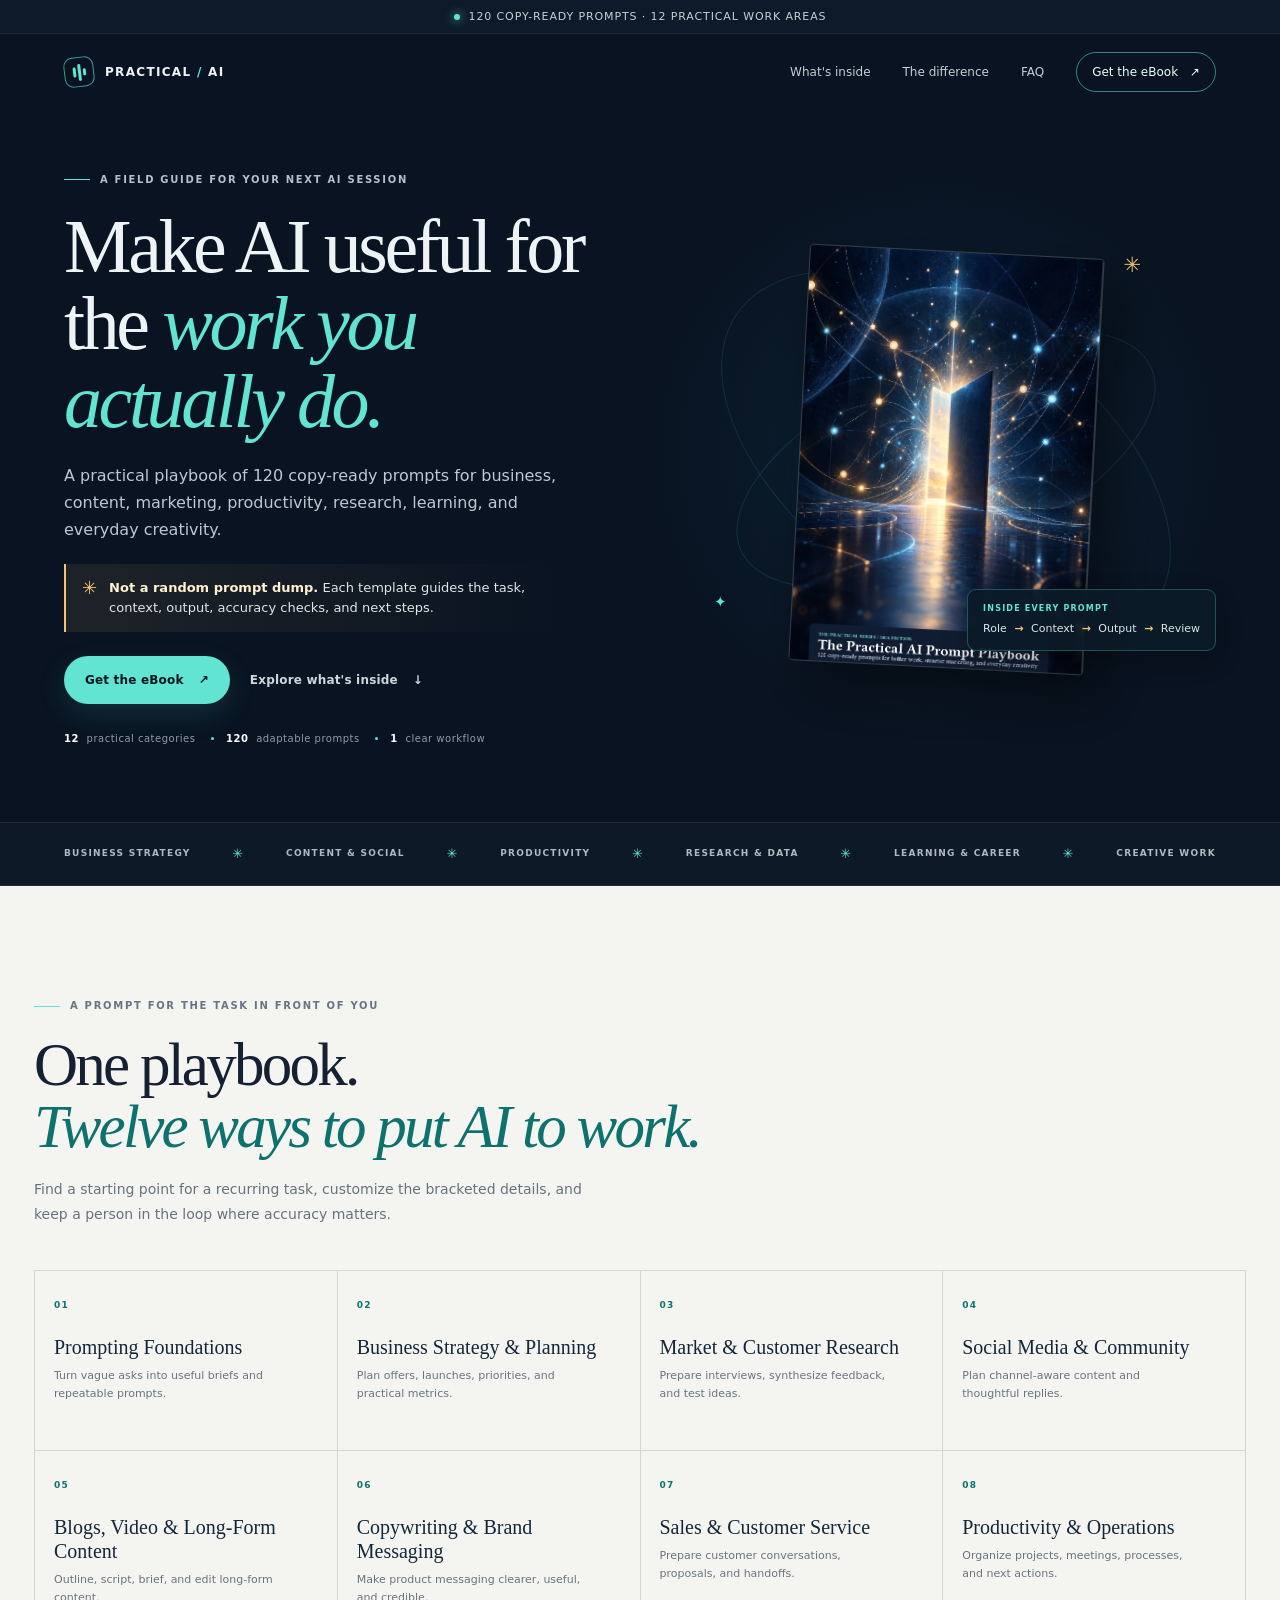
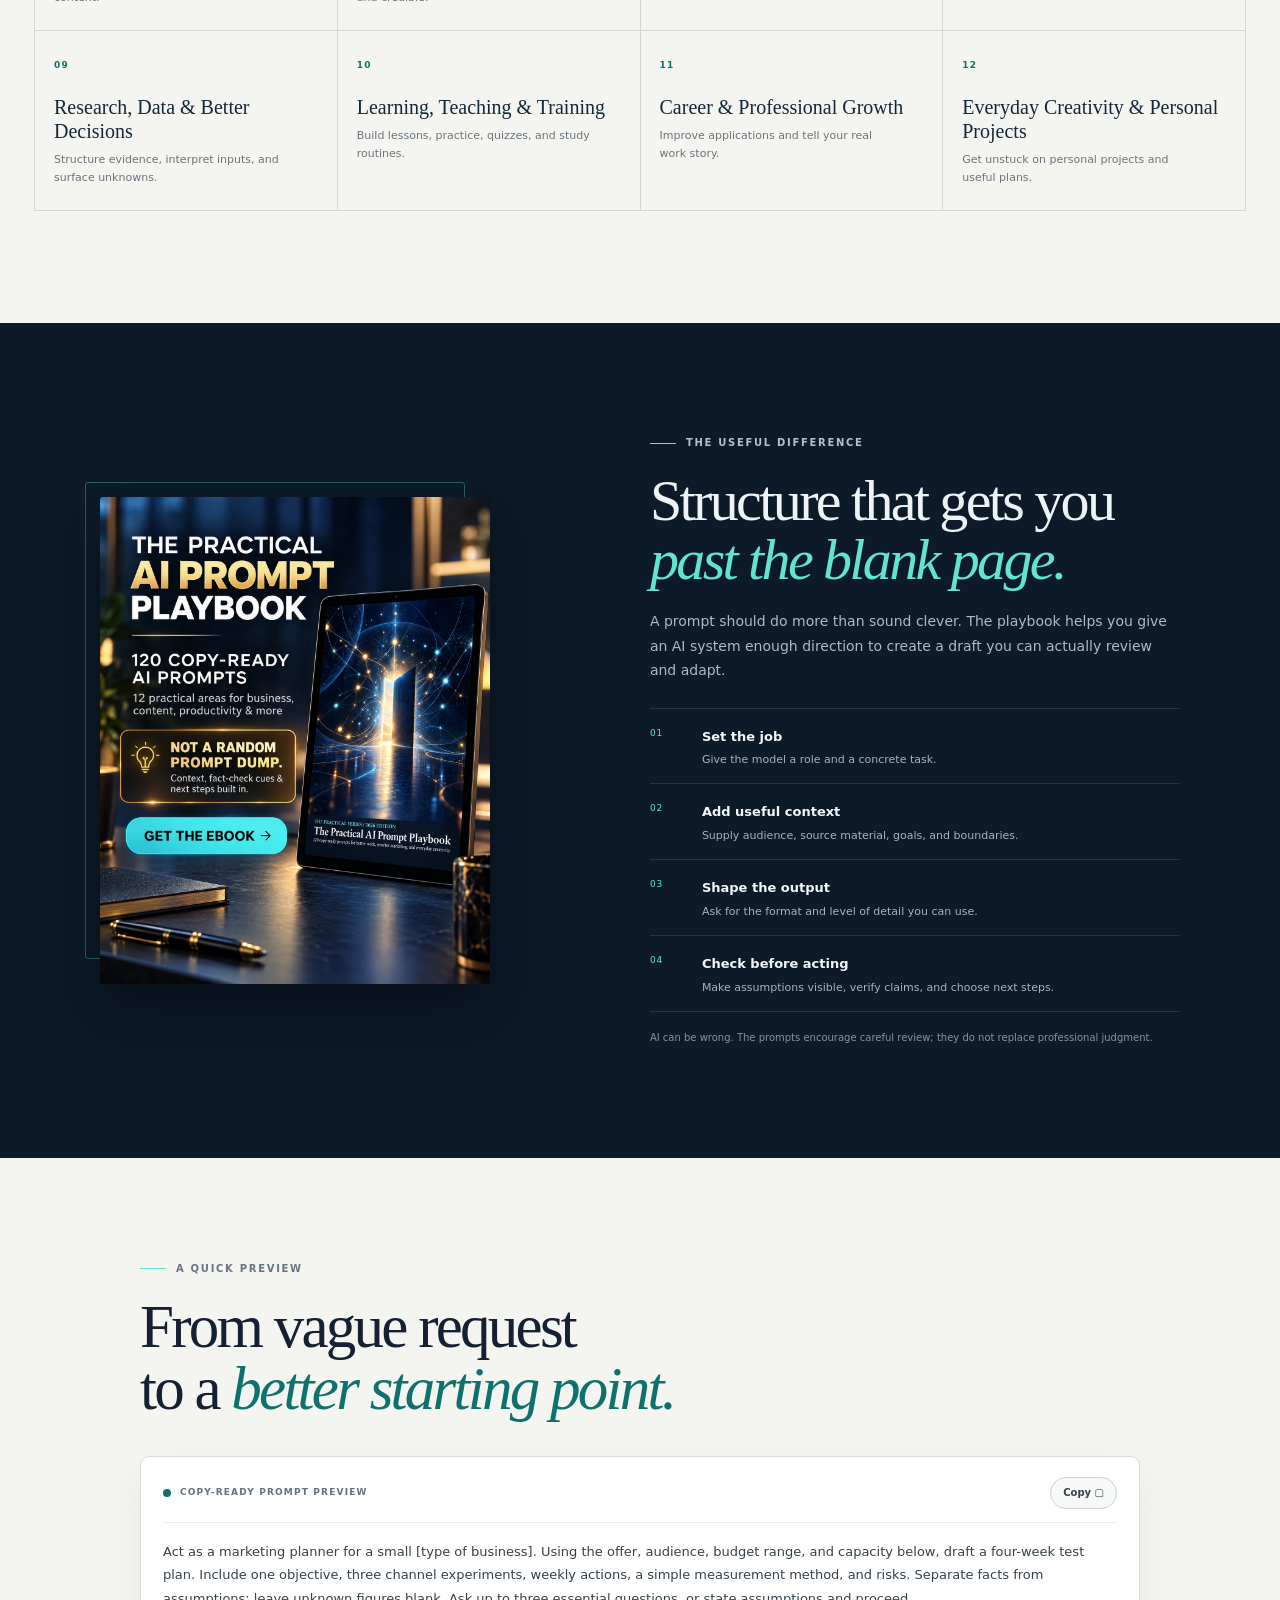
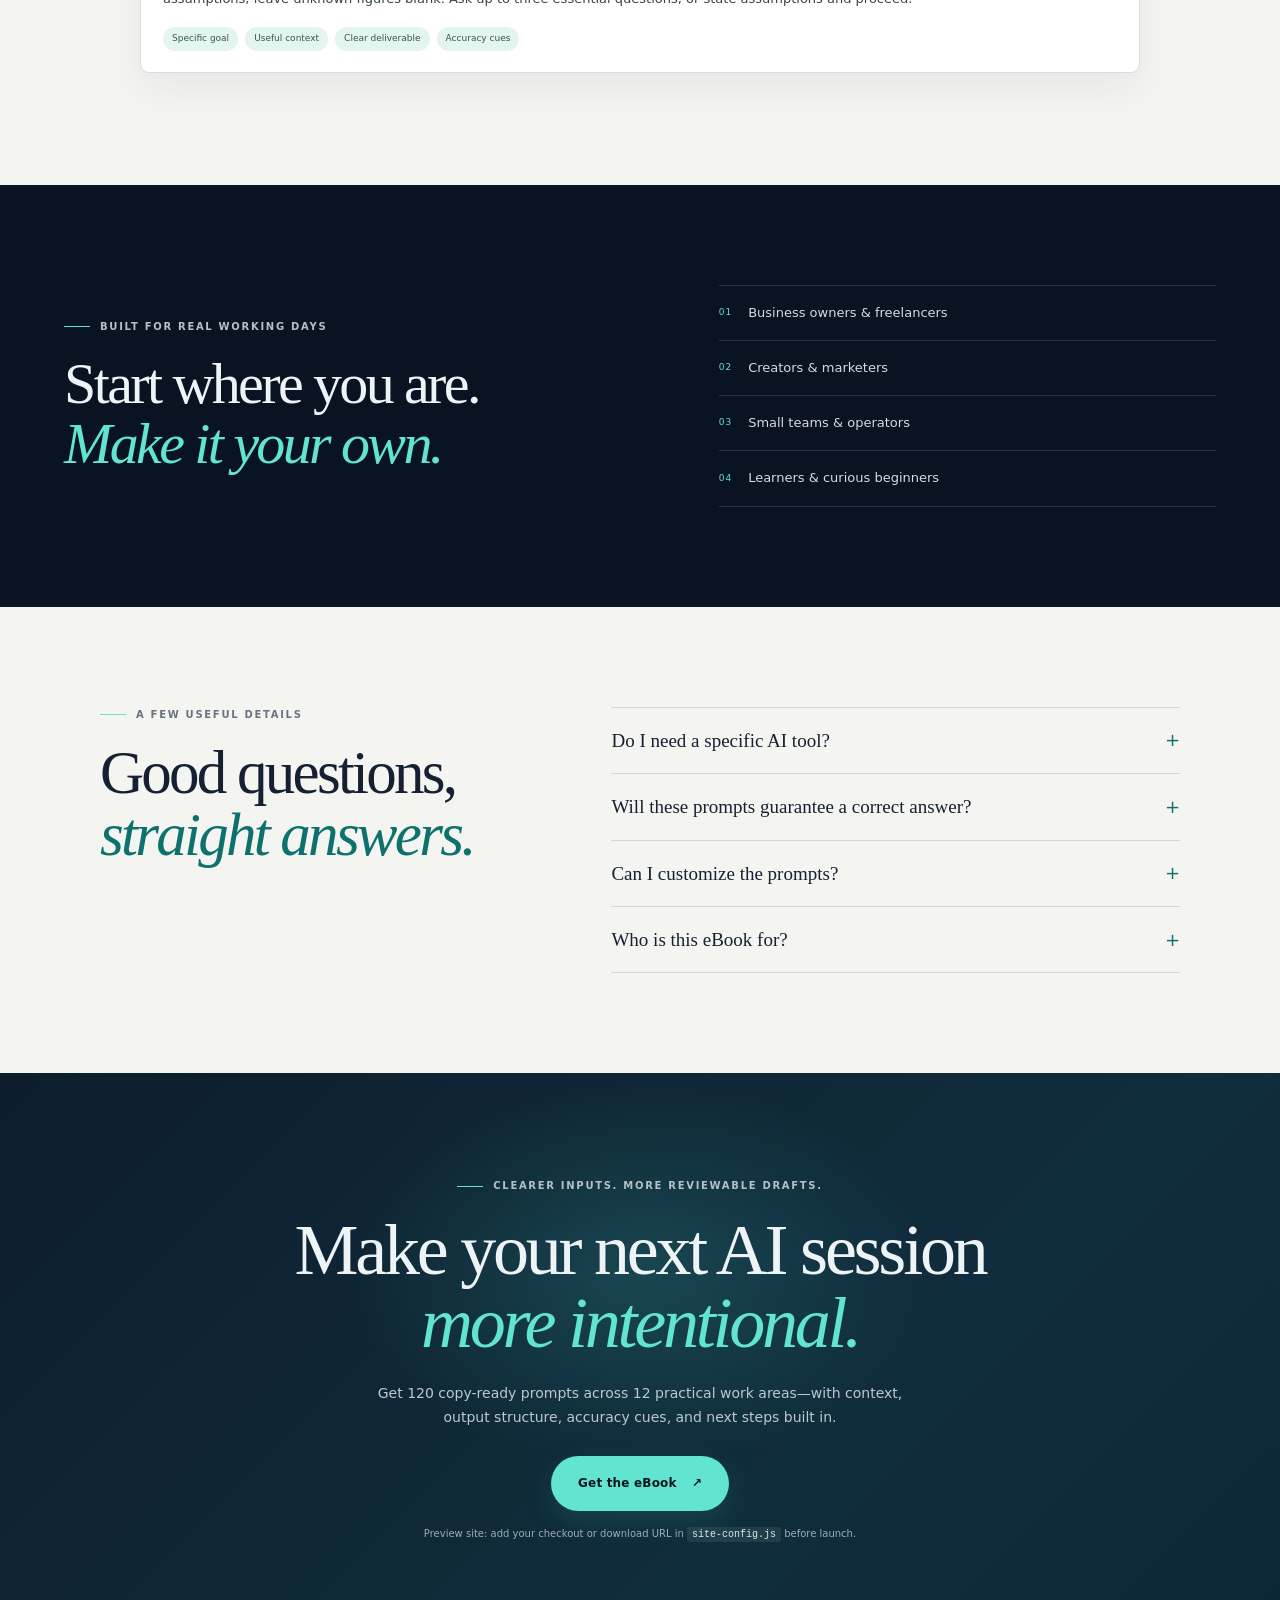
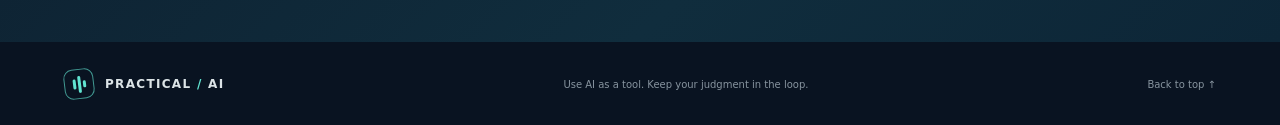
<file: index.html>
<!doctype html>
<html lang="en">
<head>
  <meta charset="utf-8">
  <meta name="viewport" content="width=device-width, initial-scale=1">
  <meta name="theme-color" content="#091321">
  <title>The Practical AI Prompt Playbook | 120 Prompts</title>
  <meta name="description" content="A practical AI prompt library—not a random prompt dump—with 120 copy-ready templates across 12 work areas, built around context, fact-check cues, and next steps.">
  <meta name="keywords" content="AI prompts, prompt library, AI productivity, business prompts, content creation prompts">
  <link rel="canonical" href="https://sadhik2104-cloud.github.io/AI-PROMPTS-/">
  <meta property="og:type" content="website">
  <meta property="og:url" content="https://sadhik2104-cloud.github.io/AI-PROMPTS-/">
  <meta property="og:image" content="https://sadhik2104-cloud.github.io/AI-PROMPTS-/ebook-cover.webp">
  <meta property="og:image:width" content="1131">
  <meta property="og:image:height" content="1600">
  <meta property="og:site_name" content="The Practical AI Prompt Playbook">
  <meta property="og:title" content="The Practical AI Prompt Playbook | 120 Prompts">
  <meta property="og:description" content="120 structured, copy-ready AI prompts across 12 practical work areas. Not a random prompt dump: context, fact-check cues, and next steps built in.">
  <meta name="twitter:card" content="summary_large_image">
  <meta name="twitter:image" content="https://sadhik2104-cloud.github.io/AI-PROMPTS-/ebook-cover.webp">
  <meta name="twitter:title" content="The Practical AI Prompt Playbook | 120 Prompts">
  <meta name="twitter:description" content="A practical prompt library for business, content, productivity, research, learning, and more.">
  <link rel="preload" as="image" href="ebook-cover.webp" type="image/webp">
  <link rel="stylesheet" href="styles.css">
  <script src="site-config.js" defer></script>
  <script src="script.js" defer></script>
</head>
<body>
  <a class="skip-link" href="#main">Skip to content</a>
  <div class="announcement"><span class="announcement-dot" aria-hidden="true"></span> 120 copy-ready prompts · 12 practical work areas</div>
  <header class="site-header" id="top">
    <a class="brand" href="#top" aria-label="The Practical AI Prompt Playbook home">
      <span class="brand-mark" aria-hidden="true"><span></span><span></span><span></span></span>
      <span class="brand-name">PRACTICAL<span> / </span>AI</span>
    </a>
    <button class="menu-toggle" aria-expanded="false" aria-controls="primary-nav" aria-label="Open navigation"><span></span><span></span></button>
    <nav class="nav" id="primary-nav" aria-label="Main navigation">
      <a href="#inside">What's inside</a>
      <a href="#method">The difference</a>
      <a href="#faq">FAQ</a>
      <a class="nav-cta" href="#purchase" data-purchase-link>Get the eBook <span aria-hidden="true">↗</span></a>
    </nav>
  </header>

  <main id="main">
    <section class="hero section-wrap">
      <div class="hero-copy">
        <p class="eyebrow"><span class="eyebrow-line"></span> A field guide for your next AI session</p>
        <h1>Make AI useful for the <em>work you actually do.</em></h1>
        <p class="hero-lead">A practical playbook of 120 copy-ready prompts for business, content, marketing, productivity, research, learning, and everyday creativity.</p>
        <div class="hero-usp"><span class="usp-mark" aria-hidden="true">✳</span><p><strong>Not a random prompt dump.</strong> Each template guides the task, context, output, accuracy checks, and next steps.</p></div>
        <div class="hero-actions">
          <a class="button button-primary" href="#purchase" data-purchase-link>Get the eBook <span aria-hidden="true">↗</span></a>
          <a class="button button-quiet" href="#inside">Explore what's inside <span aria-hidden="true">↓</span></a>
        </div>
        <div class="hero-proof"><span>12</span> practical categories <i aria-hidden="true"></i><span>120</span> adaptable prompts <i aria-hidden="true"></i><span>1</span> clear workflow</div>
      </div>
      <div class="hero-art">
        <div class="art-orbit orbit-one" aria-hidden="true"></div>
        <div class="art-orbit orbit-two" aria-hidden="true"></div>
        <div class="cover-frame"><img src="ebook-cover.webp" width="1131" height="1600" alt="Cover of The Practical AI Prompt Playbook, with a luminous doorway and connected points of light"></div>
        <div class="floating-note"><span class="note-kicker">INSIDE EVERY PROMPT</span><span>Role <b>→</b> Context <b>→</b> Output <b>→</b> Review</span></div>
        <span class="hero-spark spark-a" aria-hidden="true">✳</span><span class="hero-spark spark-b" aria-hidden="true">✦</span>
      </div>
    </section>

    <section class="ticker" aria-label="eBook topics"><div class="ticker-track"><span>BUSINESS STRATEGY</span><b>✳</b><span>CONTENT & SOCIAL</span><b>✳</b><span>PRODUCTIVITY</span><b>✳</b><span>RESEARCH & DATA</span><b>✳</b><span>LEARNING & CAREER</span><b>✳</b><span>CREATIVE WORK</span></div></section>

    <section class="section section-light" id="inside">
      <div class="section-heading">
        <p class="eyebrow eyebrow-dark"><span class="eyebrow-line"></span> A prompt for the task in front of you</p>
        <h2>One playbook.<br><em>Twelve ways to put AI to work.</em></h2>
        <p class="section-intro">Find a starting point for a recurring task, customize the bracketed details, and keep a person in the loop where accuracy matters.</p>
      </div>
      <div class="category-grid">
        <article class="category-card"><span class="category-no">01</span><h3>Prompting Foundations</h3><p>Turn vague asks into useful briefs and repeatable prompts.</p></article>
        <article class="category-card"><span class="category-no">02</span><h3>Business Strategy & Planning</h3><p>Plan offers, launches, priorities, and practical metrics.</p></article>
        <article class="category-card"><span class="category-no">03</span><h3>Market & Customer Research</h3><p>Prepare interviews, synthesize feedback, and test ideas.</p></article>
        <article class="category-card"><span class="category-no">04</span><h3>Social Media & Community</h3><p>Plan channel-aware content and thoughtful replies.</p></article>
        <article class="category-card"><span class="category-no">05</span><h3>Blogs, Video & Long-Form Content</h3><p>Outline, script, brief, and edit long-form content.</p></article>
        <article class="category-card"><span class="category-no">06</span><h3>Copywriting & Brand Messaging</h3><p>Make product messaging clearer, useful, and credible.</p></article>
        <article class="category-card"><span class="category-no">07</span><h3>Sales & Customer Service</h3><p>Prepare customer conversations, proposals, and handoffs.</p></article>
        <article class="category-card"><span class="category-no">08</span><h3>Productivity & Operations</h3><p>Organize projects, meetings, processes, and next actions.</p></article>
        <article class="category-card"><span class="category-no">09</span><h3>Research, Data & Better Decisions</h3><p>Structure evidence, interpret inputs, and surface unknowns.</p></article>
        <article class="category-card"><span class="category-no">10</span><h3>Learning, Teaching & Training</h3><p>Build lessons, practice, quizzes, and study routines.</p></article>
        <article class="category-card"><span class="category-no">11</span><h3>Career & Professional Growth</h3><p>Improve applications and tell your real work story.</p></article>
        <article class="category-card"><span class="category-no">12</span><h3>Everyday Creativity & Personal Projects</h3><p>Get unstuck on personal projects and useful plans.</p></article>
      </div>
    </section>

    <section class="method-section" id="method">
      <div class="method-visual"><img src="launch-promo.webp" width="1280" height="1600" loading="lazy" alt="The eBook promo artwork highlighting 120 copy-ready prompts and its structured approach"></div>
      <div class="method-copy">
        <p class="eyebrow"><span class="eyebrow-line"></span> The useful difference</p>
        <h2>Structure that gets you <em>past the blank page.</em></h2>
        <p class="method-lead">A prompt should do more than sound clever. The playbook helps you give an AI system enough direction to create a draft you can actually review and adapt.</p>
        <ol class="method-list">
          <li><span>01</span><div><strong>Set the job</strong><p>Give the model a role and a concrete task.</p></div></li>
          <li><span>02</span><div><strong>Add useful context</strong><p>Supply audience, source material, goals, and boundaries.</p></div></li>
          <li><span>03</span><div><strong>Shape the output</strong><p>Ask for the format and level of detail you can use.</p></div></li>
          <li><span>04</span><div><strong>Check before acting</strong><p>Make assumptions visible, verify claims, and choose next steps.</p></div></li>
        </ol>
        <p class="method-note">AI can be wrong. The prompts encourage careful review; they do not replace professional judgment.</p>
      </div>
    </section>

    <section class="sample-section section-light">
      <div class="sample-header"><p class="eyebrow eyebrow-dark"><span class="eyebrow-line"></span> A quick preview</p><h2>From vague request<br>to a <em>better starting point.</em></h2></div>
      <div class="sample-card">
        <div class="sample-top"><span class="sample-dot"></span><span class="sample-label">COPY-READY PROMPT PREVIEW</span><button class="copy-button" id="copy-prompt" type="button" aria-label="Copy the sample prompt">Copy <span aria-hidden="true">▢</span></button></div>
        <p class="sample-prompt" id="sample-prompt">Act as a marketing planner for a small [type of business]. Using the offer, audience, budget range, and capacity below, draft a four-week test plan. Include one objective, three channel experiments, weekly actions, a simple measurement method, and risks. Separate facts from assumptions; leave unknown figures blank. Ask up to three essential questions, or state assumptions and proceed.</p>
        <div class="sample-tags"><span>Specific goal</span><span>Useful context</span><span>Clear deliverable</span><span>Accuracy cues</span></div>
      </div>
    </section>

    <section class="audience-section">
      <div class="audience-heading"><p class="eyebrow"><span class="eyebrow-line"></span> Built for real working days</p><h2>Start where you are.<br><em>Make it your own.</em></h2></div>
      <div class="audience-list"><div><span>01</span>Business owners & freelancers</div><div><span>02</span>Creators & marketers</div><div><span>03</span>Small teams & operators</div><div><span>04</span>Learners & curious beginners</div></div>
    </section>

    <section class="faq-section section-light" id="faq">
      <div class="faq-heading"><p class="eyebrow eyebrow-dark"><span class="eyebrow-line"></span> A few useful details</p><h2>Good questions,<br><em>straight answers.</em></h2></div>
      <div class="faq-list">
        <details><summary>Do I need a specific AI tool?</summary><p>No. The prompts are written as adaptable instructions rather than being tied to one named AI product.</p></details>
        <details><summary>Will these prompts guarantee a correct answer?</summary><p>No prompt can guarantee that. The playbook encourages you to provide source material, make assumptions visible, and verify important claims before relying on them.</p></details>
        <details><summary>Can I customize the prompts?</summary><p>Yes. Replace the bracketed fields with your audience, goal, permitted context, constraints, tone, and preferred output format.</p></details>
        <details><summary>Who is this eBook for?</summary><p>Business owners, creators, freelancers, teams, learners, and anyone looking for practical starting points for common work and creative tasks.</p></details>
      </div>
    </section>

    <section class="purchase-section" id="purchase">
      <div class="purchase-glow" aria-hidden="true"></div>
      <p class="eyebrow"><span class="eyebrow-line"></span> Clearer inputs. More reviewable drafts.</p>
      <h2>Make your next AI session<br><em>more intentional.</em></h2>
      <p class="purchase-copy">Get 120 copy-ready prompts across 12 practical work areas—with context, output structure, accuracy cues, and next steps built in.</p>
      <p class="purchase-price" id="purchase-price" hidden></p>
      <a class="button button-primary button-large" href="#purchase" data-purchase-link>Get the eBook <span aria-hidden="true">↗</span></a>
      <p class="purchase-note" id="purchase-note">Preview site: add your checkout or download URL in <code>site-config.js</code> before launch.</p>
    </section>
  </main>

  <footer class="site-footer"><a class="brand brand-footer" href="#top"><span class="brand-mark" aria-hidden="true"><span></span><span></span><span></span></span><span class="brand-name">PRACTICAL<span> / </span>AI</span></a><p>Use AI as a tool. Keep your judgment in the loop.</p><a href="#top" class="back-top">Back to top ↑</a></footer>
</body>
</html>
</file>
<file: styles.css>
:root{--ink:#091321;--ink-soft:#101e30;--paper:#f4f5f1;--paper-2:#ebece7;--teal:#61e4d1;--teal-dark:#0d716d;--gold:#f2c572;--text:#eef3f5;--muted:#a8b3bd;--dark:#152132;--line:rgba(20,37,53,.15);--serif:Georgia,'Times New Roman',serif;--sans:Inter,ui-sans-serif,system-ui,-apple-system,BlinkMacSystemFont,'Segoe UI',sans-serif;--max:1220px}
*{box-sizing:border-box}html{scroll-behavior:smooth;scroll-padding-top:88px}body{margin:0;background:var(--ink);color:var(--text);font-family:var(--sans);line-height:1.55;-webkit-font-smoothing:antialiased}img{max-width:100%;height:auto;display:block}a{color:inherit;text-decoration:none}button{font:inherit}.skip-link{position:absolute;left:16px;top:-60px;z-index:20;background:var(--teal);color:var(--ink);padding:10px 14px;border-radius:4px}.skip-link:focus{top:10px}.announcement{height:34px;display:flex;align-items:center;justify-content:center;gap:9px;background:#0d1a29;color:#c5d0d6;font-size:11px;letter-spacing:.08em;text-transform:uppercase;border-bottom:1px solid rgba(255,255,255,.07)}.announcement-dot{width:6px;height:6px;border-radius:50%;background:var(--teal);box-shadow:0 0 10px var(--teal)}.site-header{height:76px;max-width:var(--max);margin:auto;padding:0 34px;display:flex;align-items:center;justify-content:space-between;position:relative;z-index:10}.brand{display:inline-flex;align-items:center;gap:11px}.brand-mark{width:30px;height:30px;border:1px solid rgba(97,228,209,.65);border-radius:9px;display:flex;align-items:center;justify-content:center;gap:2px;transform:rotate(-7deg)}.brand-mark span{display:block;width:3px;border-radius:3px;background:var(--teal)}.brand-mark span:nth-child(1){height:10px}.brand-mark span:nth-child(2){height:17px}.brand-mark span:nth-child(3){height:7px}.brand-name{font-size:12px;font-weight:800;letter-spacing:.11em}.brand-name span{color:var(--teal)}.nav{display:flex;align-items:center;gap:32px;font-size:12px;color:#c5ced5}.nav>a:not(.nav-cta):hover,.back-top:hover{color:var(--teal)}.nav-cta{border:1px solid rgba(97,228,209,.55);padding:10px 15px;border-radius:999px;color:#e8fffb;transition:.2s ease}.nav-cta:hover{background:var(--teal);color:var(--ink)}.nav-cta span{padding-left:8px}.menu-toggle{display:none;background:none;border:0;color:white}.section-wrap{max-width:var(--max);margin:auto;padding-left:34px;padding-right:34px}.hero{min-height:650px;padding-top:62px;padding-bottom:76px;display:grid;grid-template-columns:1.02fr .98fr;gap:50px;align-items:center;position:relative;overflow:hidden}.hero:before{content:'';position:absolute;inset:0 0 0 43%;background:radial-gradient(ellipse at 55% 48%,rgba(22,99,126,.19),transparent 55%);pointer-events:none}.hero-copy{position:relative;z-index:2;max-width:580px}.eyebrow{font-size:10px;letter-spacing:.17em;text-transform:uppercase;font-weight:750;color:#b5c0c8;display:flex;align-items:center;gap:10px;margin:0 0 20px}.eyebrow-line{display:inline-block;width:26px;height:1px;background:var(--teal)}.eyebrow-dark{color:#687481}.hero h1,.section-heading h2,.method-copy h2,.sample-header h2,.audience-heading h2,.faq-heading h2,.purchase-section h2{font-family:var(--serif);font-weight:400;letter-spacing:-.045em;line-height:1.02;margin:0}.hero h1{font-size:clamp(48px,6.3vw,76px);max-width:650px}.hero h1 em,.section-heading h2 em,.method-copy h2 em,.sample-header h2 em,.audience-heading h2 em,.faq-heading h2 em,.purchase-section h2 em{font-weight:400;color:var(--teal);font-style:italic}.hero-lead{font-size:16px;color:#bdc8d0;max-width:530px;margin:22px 0 20px;line-height:1.7}.hero-usp{display:flex;gap:12px;align-items:flex-start;max-width:505px;padding:14px 16px;margin:0 0 24px;border-left:2px solid var(--gold);background:linear-gradient(90deg,rgba(242,197,114,.09),transparent);color:#dfe6e9;font-size:13px}.hero-usp p{margin:0}.hero-usp strong{color:#fff1d1}.usp-mark{font-size:18px;color:var(--gold);line-height:1.1}.hero-actions{display:flex;align-items:center;gap:20px;flex-wrap:wrap}.button{min-height:48px;display:inline-flex;justify-content:center;align-items:center;gap:15px;border-radius:999px;padding:0 21px;font-size:12px;font-weight:800;letter-spacing:.015em;transition:transform .2s ease,background .2s ease,color .2s ease}.button:hover{transform:translateY(-2px)}.button-primary{background:var(--teal);color:#071520;box-shadow:0 10px 30px rgba(61,221,201,.14)}.button-primary:hover{background:#8af2e3}.button-quiet{color:#cdd6dc;padding-left:0}.button-quiet:hover{color:var(--teal)}.hero-proof{margin-top:27px;color:#8f9ca7;font-size:10px;letter-spacing:.05em}.hero-proof span{color:#fff;font-weight:800;padding-right:4px}.hero-proof i{display:inline-block;width:3px;height:3px;border-radius:50%;background:var(--teal);vertical-align:middle;margin:0 12px}.hero-art{height:510px;position:relative;display:flex;align-items:center;justify-content:center}.cover-frame{width:min(295px,70%);position:relative;z-index:2;transform:rotate(3deg);filter:drop-shadow(20px 26px 26px rgba(0,0,0,.45));transition:transform .5s cubic-bezier(.2,.8,.2,1)}.cover-frame:hover{transform:rotate(0) translateY(-5px)}.cover-frame img{border-radius:4px;border:1px solid rgba(255,255,255,.18)}.art-orbit{position:absolute;border:1px solid rgba(93,224,214,.13);border-radius:50%;transform:rotate(-24deg)}.orbit-one{width:450px;height:200px}.orbit-two{width:510px;height:290px;transform:rotate(35deg)}.floating-note{position:absolute;z-index:3;right:0;bottom:63px;background:rgba(12,27,41,.95);border:1px solid rgba(97,228,209,.28);border-radius:9px;padding:13px 15px;box-shadow:0 10px 25px rgba(0,0,0,.25);display:grid;gap:5px;font-size:11px;color:#dce5e8}.note-kicker{font-size:8px;letter-spacing:.15em;color:var(--teal);font-weight:800}.floating-note b{color:var(--gold);padding:0 4px}.hero-spark{position:absolute;color:var(--gold);z-index:1}.spark-a{top:45px;right:75px;font-size:21px}.spark-b{left:38px;bottom:100px;color:var(--teal);font-size:15px}.ticker{overflow:hidden;border-top:1px solid rgba(255,255,255,.08);border-bottom:1px solid rgba(255,255,255,.08);background:#0d1927}.ticker-track{max-width:var(--max);margin:auto;min-height:62px;padding:0 34px;display:flex;align-items:center;justify-content:space-between;gap:18px;white-space:nowrap;color:#aeb9c0;font-size:9px;font-weight:800;letter-spacing:.14em}.ticker-track b{color:var(--teal);font-size:13px}.section{padding:112px max(34px,calc((100% - var(--max))/2))}.section-light{background:var(--paper);color:var(--dark)}.section-heading{max-width:690px;margin:0 0 44px}.section-heading h2,.sample-header h2,.audience-heading h2,.faq-heading h2{font-size:clamp(40px,5vw,61px)}.section-heading h2 em,.sample-header h2 em,.audience-heading h2 em,.faq-heading h2 em{color:var(--teal-dark)}.section-intro{max-width:580px;color:#66727d;font-size:14px;line-height:1.75;margin:19px 0 0}.category-grid{max-width:var(--max);margin:auto;display:grid;grid-template-columns:repeat(4,1fr);border-top:1px solid var(--line);border-left:1px solid var(--line)}.category-card{min-height:180px;padding:20px 19px 21px;border-right:1px solid var(--line);border-bottom:1px solid var(--line);transition:background .2s ease,transform .2s ease}.category-card:hover{background:#fff;transform:translateY(-3px)}.category-no{font-size:9px;color:var(--teal-dark);letter-spacing:.15em;font-weight:800}.category-card h3{font-family:var(--serif);font-size:20px;font-weight:400;line-height:1.2;margin:19px 0 8px;color:#14273a}.category-card p{font-size:11px;color:#69747c;line-height:1.65;margin:0;max-width:235px}.method-section{background:#0c1a29;display:grid;grid-template-columns:.82fr 1fr;gap:clamp(50px,9vw,130px);align-items:center;padding:112px max(34px,calc((100% - 1080px)/2))}.method-visual{max-width:390px;position:relative}.method-visual:before{content:'';position:absolute;inset:-15px 25px 25px -15px;border:1px solid rgba(97,228,209,.35);border-radius:3px}.method-visual img{position:relative;border-radius:3px;box-shadow:0 25px 55px rgba(0,0,0,.4)}.method-copy{max-width:550px}.method-copy h2{font-size:clamp(40px,5vw,58px)}.method-lead{color:#aebbc5;font-size:14px;line-height:1.75;margin:20px 0 25px}.method-list{padding:0;margin:0;list-style:none;border-top:1px solid rgba(255,255,255,.11)}.method-list li{display:grid;grid-template-columns:39px 1fr;gap:13px;padding:15px 0;border-bottom:1px solid rgba(255,255,255,.11)}.method-list li>span{font-size:9px;color:var(--teal);padding-top:3px;letter-spacing:.1em}.method-list strong{font-size:13px;color:#f3f7f8}.method-list p{font-size:11px;color:#a7b4bf;margin:3px 0 0}.method-note{font-size:10px;color:#8694a0;margin:18px 0 0}.sample-section{padding:103px max(34px,calc((100% - 1000px)/2)) 112px}.sample-header{margin-bottom:36px}.sample-card{background:#fff;border:1px solid #d8dedb;border-radius:9px;padding:20px 22px 21px;box-shadow:0 16px 38px rgba(15,30,44,.06)}.sample-top{display:flex;align-items:center;gap:9px;border-bottom:1px solid #e8ebe8;padding-bottom:13px}.sample-dot{width:8px;height:8px;border-radius:50%;background:var(--teal-dark)}.sample-label{font-size:9px;color:#65727c;letter-spacing:.13em;font-weight:800}.copy-button{margin-left:auto;border:1px solid #cad3d1;background:#f7f9f7;border-radius:999px;padding:7px 12px;font-size:10px;font-weight:700;color:#34444d;cursor:pointer}.copy-button:hover{border-color:var(--teal-dark);color:var(--teal-dark)}.sample-prompt{font-size:13px;line-height:1.8;color:#34424b;margin:17px 0}.sample-tags{display:flex;gap:7px;flex-wrap:wrap}.sample-tags span{font-size:9px;color:#335856;background:#e4f4ef;padding:5px 9px;border-radius:99px}.audience-section{max-width:var(--max);margin:auto;padding:100px 34px;display:grid;grid-template-columns:1fr .85fr;gap:70px;align-items:center}.audience-heading h2{font-size:clamp(40px,5vw,58px)}.audience-heading h2 em{color:var(--teal)}.audience-list{border-top:1px solid rgba(255,255,255,.13)}.audience-list div{display:flex;align-items:center;gap:16px;padding:17px 0;border-bottom:1px solid rgba(255,255,255,.13);font-size:13px;color:#d5dde1}.audience-list span{font-size:9px;color:var(--teal);letter-spacing:.1em}.faq-section{padding:100px max(34px,calc((100% - 1080px)/2));display:grid;grid-template-columns:.75fr 1fr;gap:85px}.faq-list details{border-bottom:1px solid var(--line);padding:18px 0}.faq-list details:first-child{border-top:1px solid var(--line)}.faq-list summary{cursor:pointer;font-family:var(--serif);font-size:19px;list-style:none;display:flex;align-items:center;justify-content:space-between;gap:20px}.faq-list summary::-webkit-details-marker{display:none}.faq-list summary:after{content:'+';font-family:var(--sans);font-size:18px;color:var(--teal-dark)}.faq-list details[open] summary:after{content:'−'}.faq-list p{font-size:12px;color:#64717a;line-height:1.75;max-width:580px;margin:11px 0 0}.purchase-section{position:relative;overflow:hidden;text-align:center;padding:105px 24px 100px;background:linear-gradient(135deg,#0d1d2d,#102d3d 65%,#0d2637)}.purchase-glow{position:absolute;left:50%;top:0;width:600px;height:400px;transform:translateX(-50%);background:radial-gradient(ellipse,rgba(68,206,194,.18),transparent 68%);pointer-events:none}.purchase-section>*:not(.purchase-glow){position:relative}.purchase-section .eyebrow{justify-content:center}.purchase-section h2{font-size:clamp(45px,6vw,72px)}.purchase-copy{max-width:570px;margin:20px auto 26px;color:#bdc9ce;font-size:14px;line-height:1.75}.purchase-price{margin:-14px auto 20px;color:var(--gold);font-size:13px;font-weight:800;letter-spacing:.03em}.button-large{min-height:55px;padding:0 27px}.purchase-note{margin:15px 0 0;font-size:10px;color:#9caeb6}.purchase-note code{color:#d4eee9;background:rgba(255,255,255,.08);padding:2px 5px;border-radius:3px}.site-footer{max-width:var(--max);margin:auto;min-height:84px;padding:20px 34px;display:flex;align-items:center;justify-content:space-between;gap:15px;color:#87949f}.brand-footer .brand-name{color:#dce4e7}.site-footer p{font-size:10px;margin:0}.back-top{font-size:10px}.noscript{background:#ffe9bb;color:#352900;padding:10px;text-align:center}
@media(max-width:900px){.hero{gap:22px;min-height:590px}.hero-art{height:430px}.cover-frame{width:min(255px,72%)}.floating-note{right:-3px;bottom:34px}.category-grid{grid-template-columns:repeat(3,1fr)}.method-section{gap:45px}.faq-section{gap:45px}.ticker-track{justify-content:flex-start;overflow:hidden}.ticker-track span{flex:0 0 auto}}
@media(max-width:680px){html{scroll-padding-top:72px}.announcement{font-size:9px;letter-spacing:.06em}.site-header{height:66px;padding:0 20px}.menu-toggle{width:40px;height:40px;display:flex;flex-direction:column;align-items:center;justify-content:center;gap:5px;border:1px solid rgba(255,255,255,.18);border-radius:50%;cursor:pointer}.menu-toggle span{width:15px;height:1px;background:#eaf0f1}.nav{display:none;position:absolute;top:58px;right:18px;left:18px;background:#122338;border:1px solid rgba(255,255,255,.13);border-radius:9px;padding:13px;align-items:stretch;gap:4px;box-shadow:0 20px 35px rgba(0,0,0,.3)}.nav.is-open{display:flex;flex-direction:column}.nav a{padding:12px}.nav-cta{text-align:center;margin-top:5px}.section-wrap{padding-left:21px;padding-right:21px}.hero{grid-template-columns:1fr;gap:17px;padding-top:53px;padding-bottom:47px}.hero-copy{max-width:560px}.hero h1{font-size:clamp(46px,12vw,66px)}.hero-lead{font-size:14px}.hero-usp{font-size:12px}.hero-proof{font-size:9px}.hero-art{height:390px;margin-top:0}.cover-frame{width:218px}.orbit-one{width:340px;height:160px}.orbit-two{width:380px;height:225px}.floating-note{right:0;bottom:19px;padding:11px 12px;font-size:10px}.spark-a{right:34px;top:23px}.ticker-track{min-height:54px;padding:0 20px;gap:14px;font-size:8px}.section{padding:77px 21px}.section-heading{margin-bottom:28px}.section-heading h2,.sample-header h2,.audience-heading h2,.faq-heading h2{font-size:43px}.section-intro{font-size:12px}.category-grid{grid-template-columns:repeat(2,1fr)}.category-card{min-height:155px;padding:15px 12px}.category-card h3{font-size:17px;margin-top:15px}.category-card p{font-size:10px}.method-section{grid-template-columns:1fr;gap:40px;padding:75px 22px}.method-visual{max-width:300px;margin:auto}.method-copy h2{font-size:46px}.method-lead{font-size:12px}.sample-section{padding:76px 20px}.sample-card{padding:15px}.sample-prompt{font-size:12px}.audience-section{grid-template-columns:1fr;gap:30px;padding:75px 21px}.audience-list div{font-size:12px}.faq-section{grid-template-columns:1fr;gap:22px;padding:77px 21px}.faq-list summary{font-size:17px}.purchase-section{padding:78px 20px}.purchase-section h2{font-size:48px}.purchase-copy{font-size:12px}.site-footer{padding:22px 20px;flex-wrap:wrap}.site-footer p{order:3;flex-basis:100%}}
@media(prefers-reduced-motion:reduce){*,*::before,*::after{scroll-behavior:auto!important;animation-duration:.01ms!important;animation-iteration-count:1!important;transition-duration:.01ms!important}}
</file>
